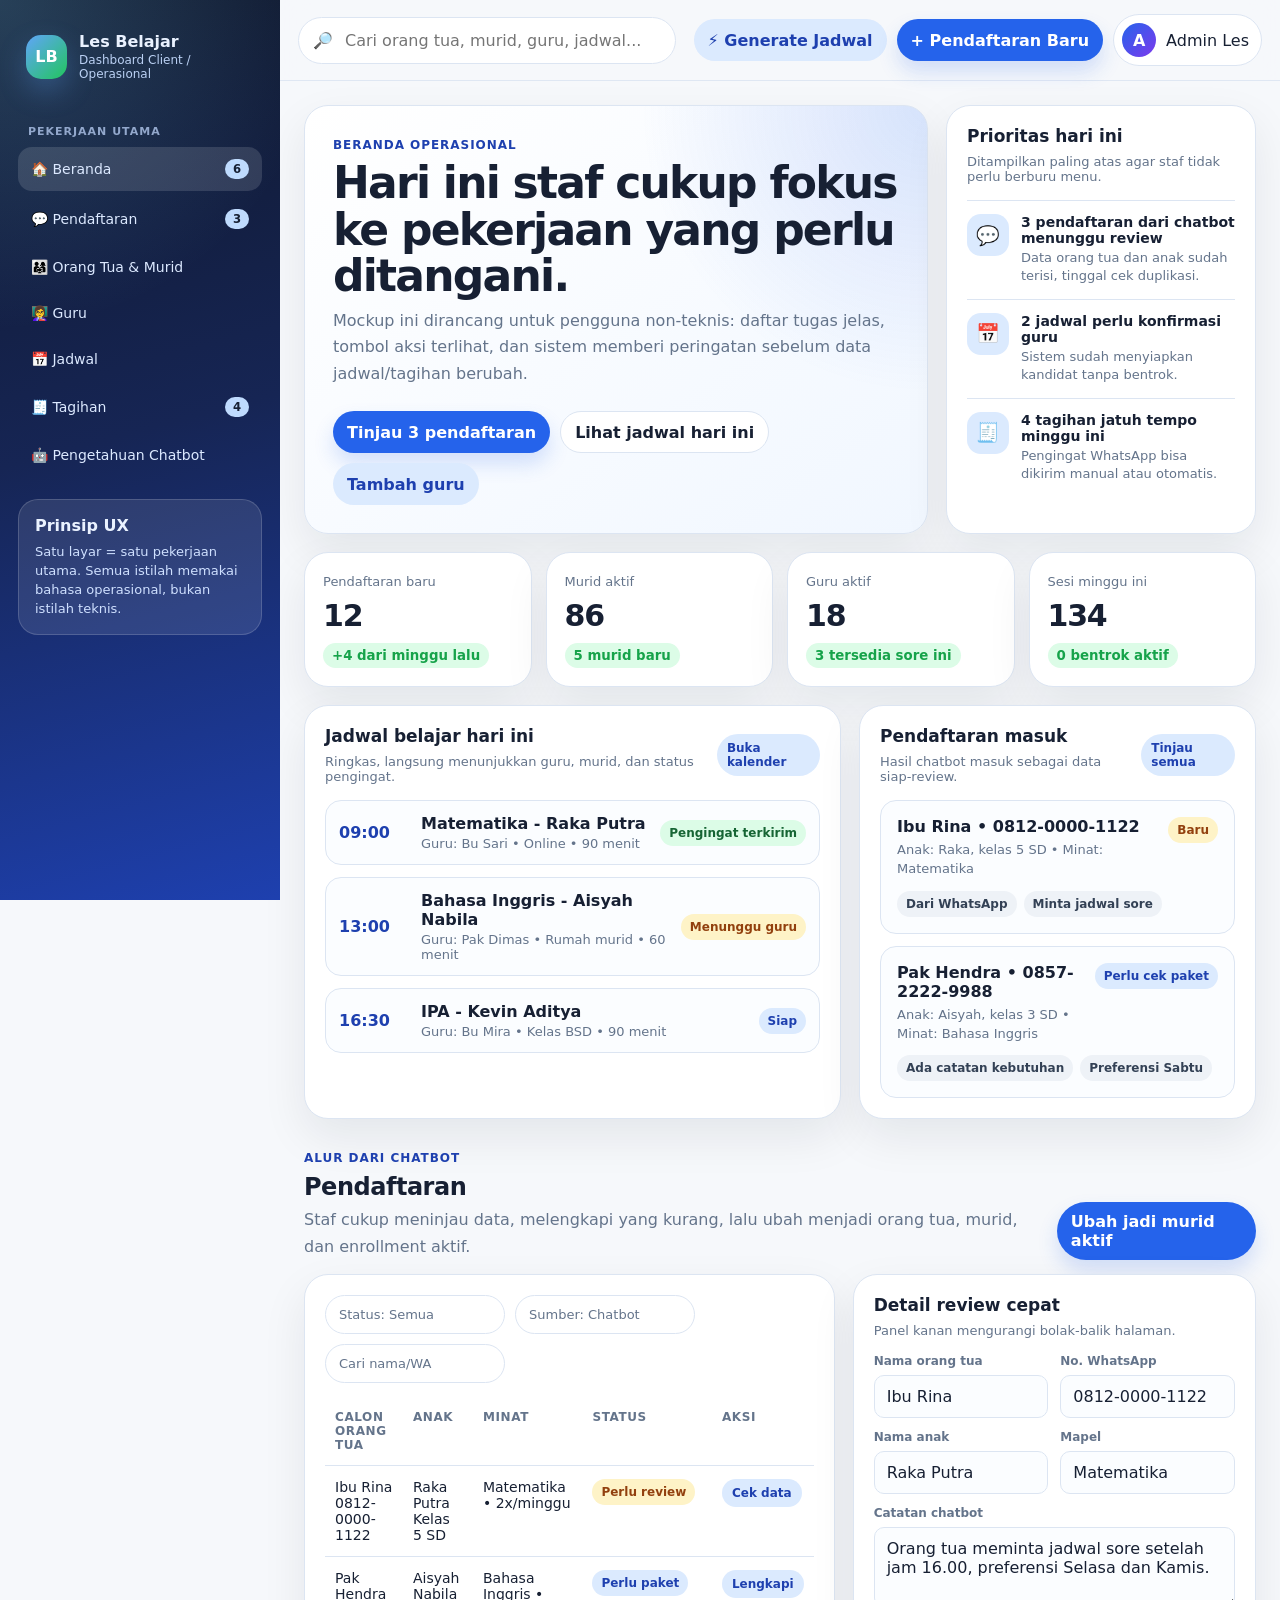
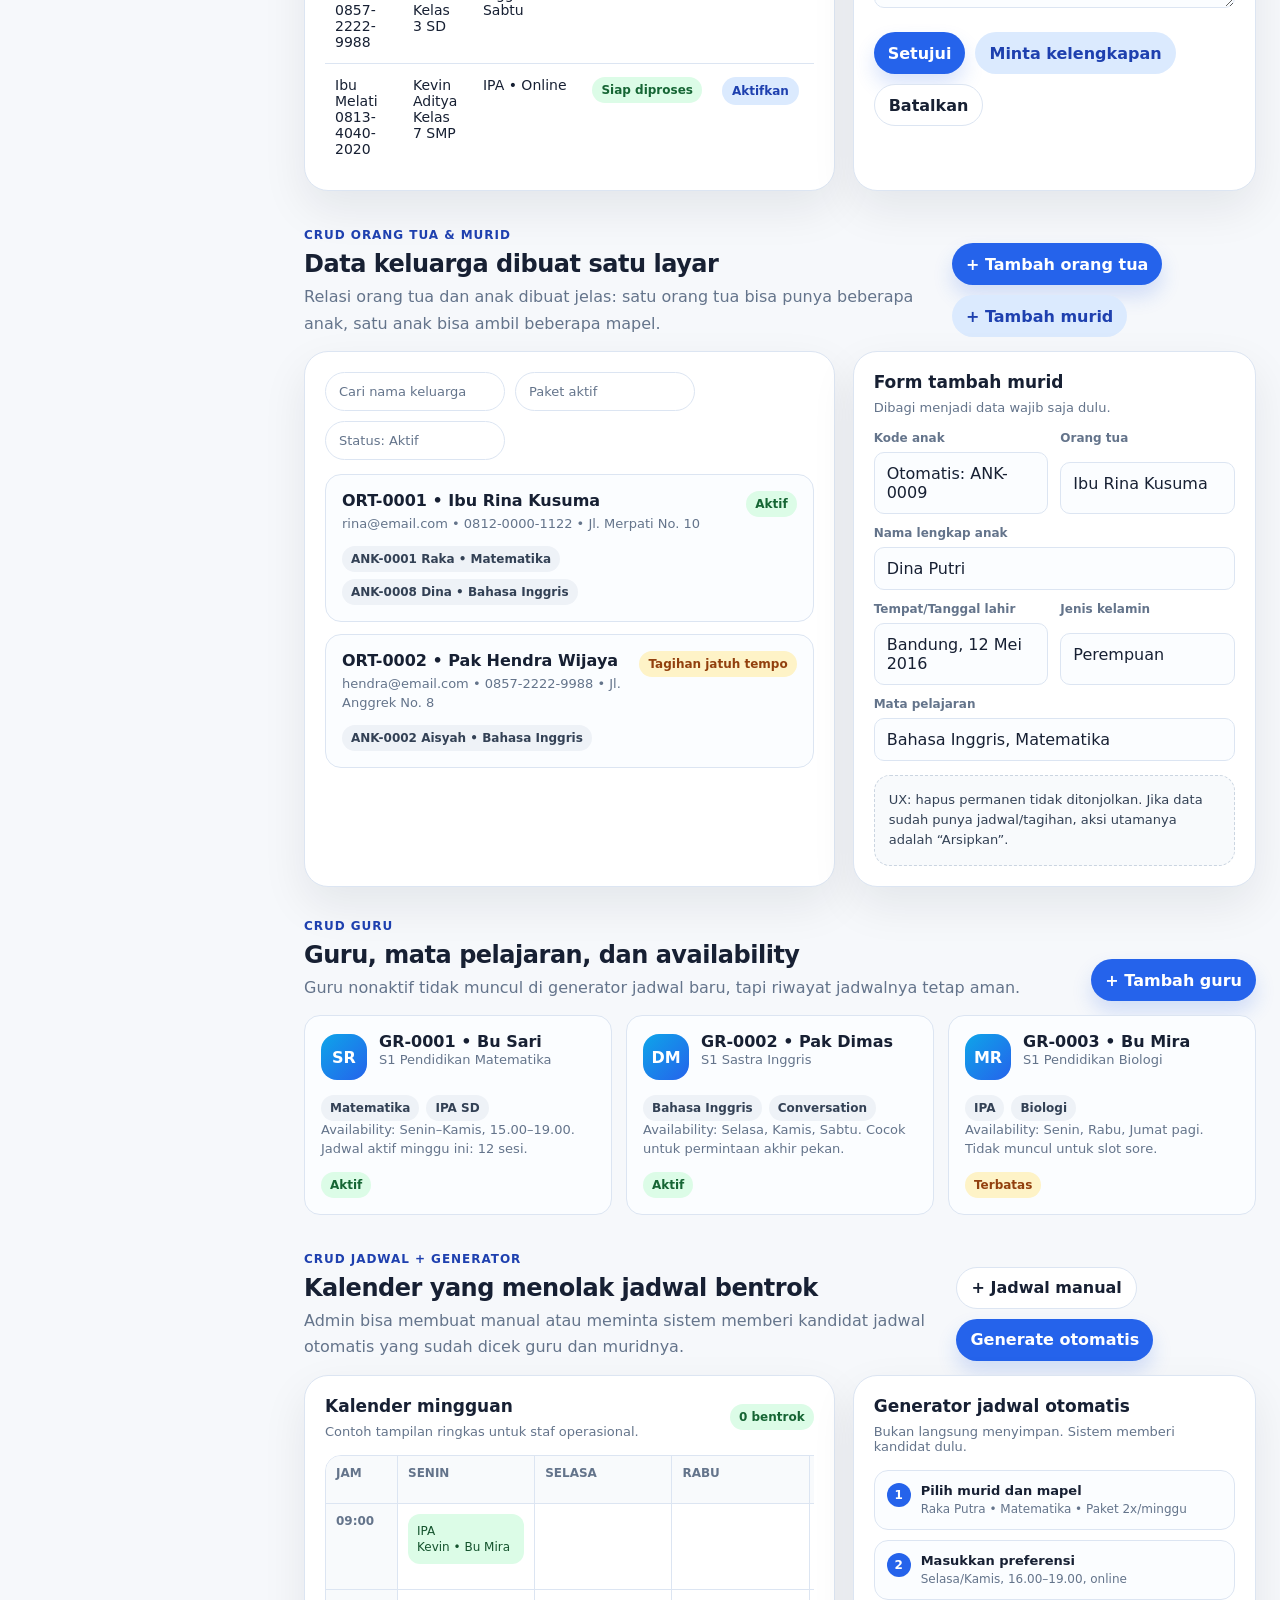
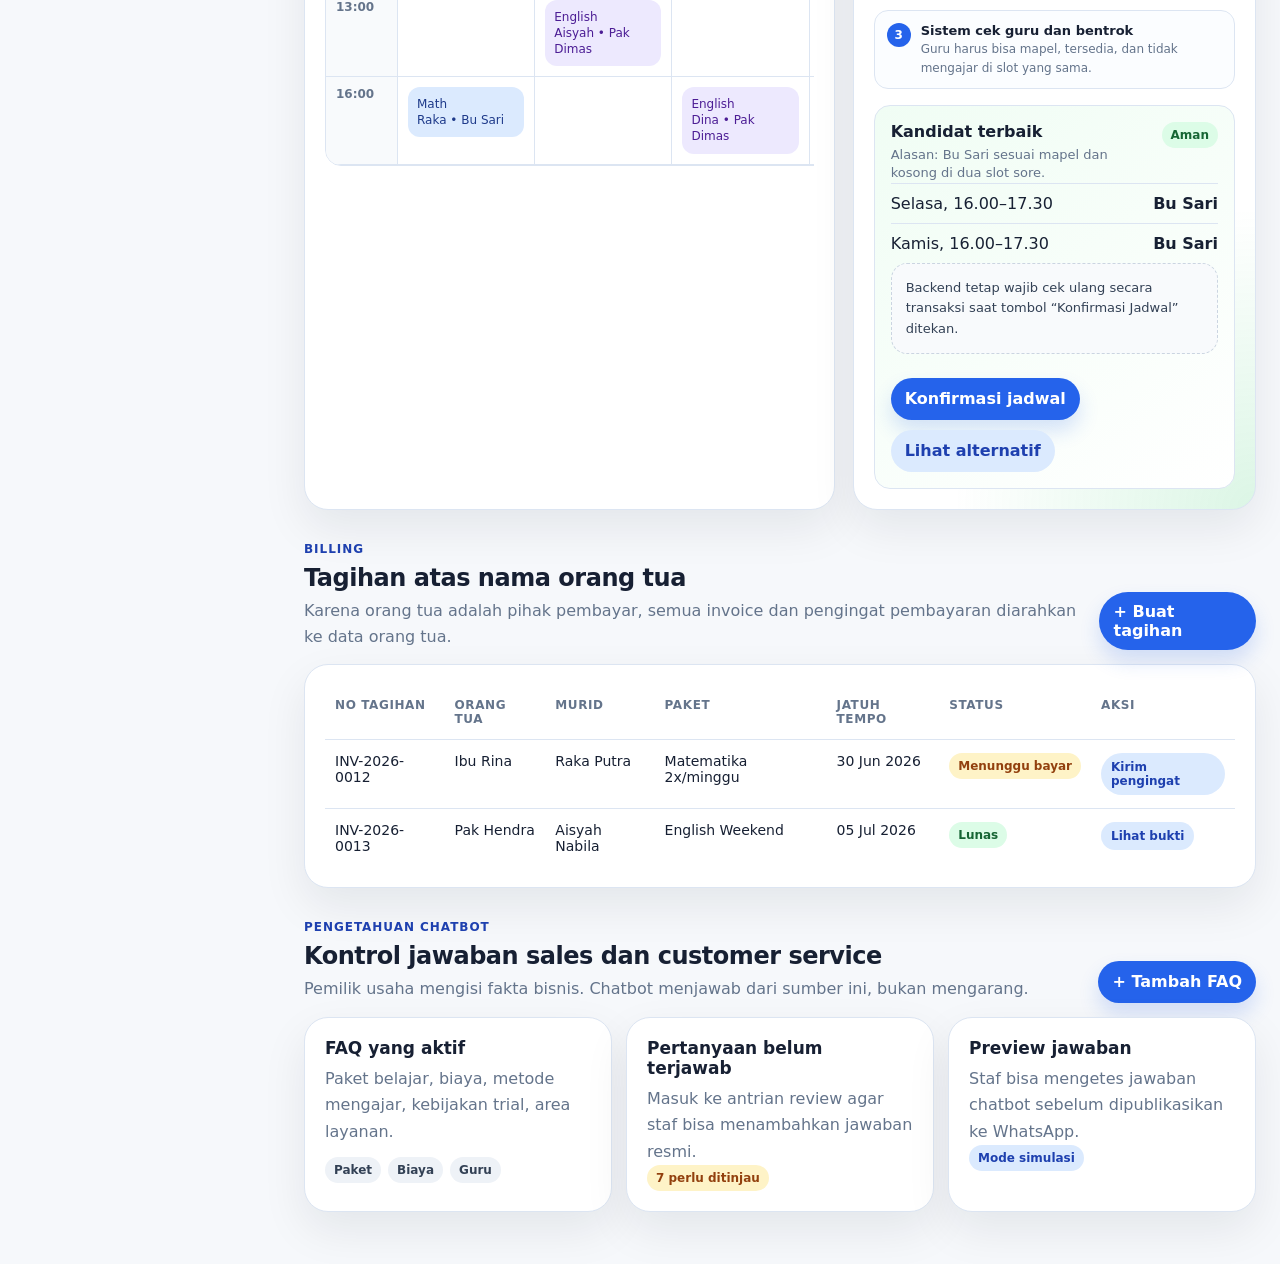
<file: mockups/dashboard-client/index.html>
<!doctype html>
<html lang="id">
  <head>
    <meta charset="utf-8" />
    <meta name="viewport" content="width=device-width, initial-scale=1" />
    <title>Mockup Dashboard Client - Les Management System</title>
    <style>
      :root {
        --bg: #f6f8fb;
        --panel: #ffffff;
        --panel-soft: #f0f6ff;
        --ink: #172033;
        --muted: #64748b;
        --line: #dce5f2;
        --brand: #2563eb;
        --brand-dark: #1e40af;
        --brand-soft: #dbeafe;
        --green: #16a34a;
        --green-soft: #dcfce7;
        --amber: #d97706;
        --amber-soft: #fef3c7;
        --red: #dc2626;
        --red-soft: #fee2e2;
        --purple: #7c3aed;
        --purple-soft: #ede9fe;
        --shadow: 0 18px 45px rgba(15, 23, 42, 0.08);
        --radius-lg: 24px;
        --radius-md: 16px;
        --radius-sm: 10px;
      }

      * {
        box-sizing: border-box;
      }

      html {
        scroll-behavior: smooth;
      }

      body {
        margin: 0;
        font-family: Inter, ui-sans-serif, system-ui, -apple-system, BlinkMacSystemFont, "Segoe UI", sans-serif;
        color: var(--ink);
        background: var(--bg);
      }

      a {
        color: inherit;
        text-decoration: none;
      }

      button,
      input,
      select,
      textarea {
        font: inherit;
      }

      .app-shell {
        min-height: 100vh;
        display: grid;
        grid-template-columns: 280px minmax(0, 1fr);
      }

      .sidebar {
        position: sticky;
        top: 0;
        height: 100vh;
        padding: 24px 18px;
        color: #eaf2ff;
        background:
          radial-gradient(circle at top left, rgba(125, 211, 252, 0.22), transparent 35%),
          linear-gradient(165deg, #0f172a 0%, #162554 48%, #1e40af 100%);
        overflow-y: auto;
      }

      .brand {
        display: flex;
        align-items: center;
        gap: 12px;
        padding: 8px 8px 22px;
      }

      .brand-mark {
        width: 44px;
        height: 44px;
        border-radius: 15px;
        display: grid;
        place-items: center;
        color: white;
        font-weight: 800;
        background: linear-gradient(135deg, #60a5fa, #22c55e);
        box-shadow: 0 12px 28px rgba(96, 165, 250, 0.28);
      }

      .brand strong {
        display: block;
        font-size: 16px;
      }

      .brand span {
        display: block;
        margin-top: 2px;
        color: #bad0f3;
        font-size: 12px;
      }

      .nav-title {
        margin: 22px 10px 9px;
        color: #93a8cc;
        font-size: 11px;
        font-weight: 800;
        letter-spacing: 0.09em;
        text-transform: uppercase;
      }

      .nav-list {
        display: grid;
        gap: 6px;
      }

      .nav-link {
        display: flex;
        align-items: center;
        justify-content: space-between;
        gap: 10px;
        padding: 12px 13px;
        border-radius: 14px;
        color: #dce9ff;
        font-size: 14px;
      }

      .nav-link:hover,
      .nav-link.active {
        background: rgba(255, 255, 255, 0.13);
      }

      .nav-link small {
        min-width: 24px;
        padding: 3px 7px;
        border-radius: 99px;
        color: #172033;
        background: #bfdbfe;
        text-align: center;
        font-weight: 800;
      }

      .sidebar-card {
        margin-top: 24px;
        padding: 16px;
        border: 1px solid rgba(255, 255, 255, 0.16);
        border-radius: 20px;
        background: rgba(255, 255, 255, 0.1);
      }

      .sidebar-card p {
        margin: 8px 0 0;
        color: #cfe0ff;
        font-size: 13px;
        line-height: 1.45;
      }

      .main {
        min-width: 0;
        padding: 24px;
      }

      .topbar {
        position: sticky;
        top: 0;
        z-index: 4;
        display: flex;
        align-items: center;
        justify-content: space-between;
        gap: 18px;
        padding: 14px 18px;
        margin: -24px -24px 24px;
        border-bottom: 1px solid rgba(220, 229, 242, 0.88);
        background: rgba(246, 248, 251, 0.88);
        backdrop-filter: blur(14px);
      }

      .search {
        flex: 1;
        max-width: 560px;
        display: flex;
        align-items: center;
        gap: 10px;
        padding: 12px 14px;
        border: 1px solid var(--line);
        border-radius: 999px;
        background: white;
        color: var(--muted);
      }

      .search input {
        width: 100%;
        border: 0;
        outline: 0;
        color: var(--ink);
      }

      .top-actions {
        display: flex;
        align-items: center;
        gap: 10px;
      }

      .btn {
        display: inline-flex;
        align-items: center;
        justify-content: center;
        gap: 8px;
        min-height: 42px;
        padding: 10px 14px;
        border: 0;
        border-radius: 999px;
        color: white;
        background: var(--brand);
        font-weight: 800;
        cursor: default;
        box-shadow: 0 11px 20px rgba(37, 99, 235, 0.18);
      }

      .btn.secondary {
        color: var(--brand-dark);
        background: var(--brand-soft);
        box-shadow: none;
      }

      .btn.ghost {
        color: var(--ink);
        border: 1px solid var(--line);
        background: white;
        box-shadow: none;
      }

      .user-pill {
        display: flex;
        align-items: center;
        gap: 10px;
        padding: 8px 12px 8px 8px;
        border: 1px solid var(--line);
        border-radius: 999px;
        background: white;
      }

      .avatar {
        width: 34px;
        height: 34px;
        border-radius: 50%;
        display: grid;
        place-items: center;
        color: white;
        background: linear-gradient(135deg, #2563eb, #7c3aed);
        font-weight: 900;
      }

      .page-section {
        scroll-margin-top: 92px;
        margin-bottom: 28px;
      }

      .section-head {
        display: flex;
        align-items: end;
        justify-content: space-between;
        gap: 18px;
        margin-bottom: 14px;
      }

      .eyebrow {
        display: inline-flex;
        gap: 8px;
        align-items: center;
        margin-bottom: 8px;
        color: var(--brand-dark);
        font-size: 12px;
        font-weight: 900;
        letter-spacing: 0.08em;
        text-transform: uppercase;
      }

      h1,
      h2,
      h3,
      p {
        margin-top: 0;
      }

      h1 {
        margin-bottom: 8px;
        font-size: clamp(28px, 4vw, 44px);
        line-height: 1.06;
        letter-spacing: -0.04em;
      }

      h2 {
        margin-bottom: 6px;
        font-size: 24px;
        letter-spacing: -0.02em;
      }

      h3 {
        margin-bottom: 8px;
        font-size: 17px;
      }

      .lead {
        max-width: 820px;
        margin-bottom: 0;
        color: var(--muted);
        font-size: 16px;
        line-height: 1.65;
      }

      .hero {
        display: grid;
        grid-template-columns: minmax(0, 1.45fr) minmax(310px, 0.7fr);
        gap: 18px;
      }

      .hero-card,
      .panel,
      .metric-card {
        border: 1px solid var(--line);
        border-radius: var(--radius-lg);
        background: var(--panel);
        box-shadow: var(--shadow);
      }

      .hero-card {
        min-height: 300px;
        padding: 28px;
        background:
          radial-gradient(circle at top right, rgba(37, 99, 235, 0.16), transparent 38%),
          linear-gradient(145deg, #ffffff 0%, #f1f7ff 100%);
      }

      .hero-actions {
        display: flex;
        flex-wrap: wrap;
        gap: 10px;
        margin-top: 24px;
      }

      .daily-focus {
        padding: 22px;
      }

      .focus-item {
        display: grid;
        grid-template-columns: 42px 1fr;
        gap: 12px;
        padding: 13px 0;
        border-top: 1px solid var(--line);
      }

      .focus-item:first-of-type {
        border-top: 0;
      }

      .icon {
        width: 42px;
        height: 42px;
        border-radius: 14px;
        display: grid;
        place-items: center;
        background: var(--brand-soft);
        font-size: 19px;
      }

      .focus-item strong {
        display: block;
        font-size: 14px;
      }

      .focus-item span {
        display: block;
        margin-top: 3px;
        color: var(--muted);
        font-size: 13px;
        line-height: 1.42;
      }

      .metric-grid {
        display: grid;
        grid-template-columns: repeat(4, minmax(0, 1fr));
        gap: 14px;
        margin: 18px 0;
      }

      .metric-card {
        padding: 18px;
      }

      .metric-card span {
        color: var(--muted);
        font-size: 13px;
      }

      .metric-card strong {
        display: block;
        margin-top: 8px;
        font-size: 30px;
        letter-spacing: -0.04em;
      }

      .metric-card small {
        display: inline-flex;
        margin-top: 10px;
        padding: 5px 9px;
        border-radius: 99px;
        color: var(--green);
        background: var(--green-soft);
        font-weight: 800;
      }

      .dashboard-grid {
        display: grid;
        grid-template-columns: minmax(0, 1.15fr) minmax(320px, 0.85fr);
        gap: 18px;
      }

      .panel {
        padding: 20px;
        overflow: hidden;
      }

      .panel-head {
        display: flex;
        align-items: center;
        justify-content: space-between;
        gap: 14px;
        margin-bottom: 16px;
      }

      .panel-head p {
        margin: 4px 0 0;
        color: var(--muted);
        font-size: 13px;
      }

      .table {
        width: 100%;
        border-collapse: collapse;
        font-size: 14px;
      }

      .table th {
        color: var(--muted);
        text-align: left;
        font-size: 12px;
        text-transform: uppercase;
        letter-spacing: 0.05em;
      }

      .table th,
      .table td {
        padding: 13px 10px;
        border-bottom: 1px solid var(--line);
        vertical-align: top;
      }

      .table tr:last-child td {
        border-bottom: 0;
      }

      .status {
        display: inline-flex;
        align-items: center;
        gap: 6px;
        padding: 6px 9px;
        border-radius: 999px;
        font-size: 12px;
        font-weight: 900;
        white-space: nowrap;
      }

      .status.green {
        color: #166534;
        background: var(--green-soft);
      }

      .status.amber {
        color: #92400e;
        background: var(--amber-soft);
      }

      .status.red {
        color: #991b1b;
        background: var(--red-soft);
      }

      .status.blue {
        color: #1e40af;
        background: var(--brand-soft);
      }

      .status.purple {
        color: #5b21b6;
        background: var(--purple-soft);
      }

      .mini-action {
        display: inline-flex;
        padding: 7px 10px;
        border-radius: 999px;
        color: var(--brand-dark);
        background: var(--brand-soft);
        font-size: 12px;
        font-weight: 900;
      }

      .timeline {
        display: grid;
        gap: 12px;
      }

      .lesson-card {
        display: grid;
        grid-template-columns: 70px 1fr auto;
        gap: 12px;
        align-items: center;
        padding: 13px;
        border: 1px solid var(--line);
        border-radius: var(--radius-md);
        background: #fbfdff;
      }

      .lesson-time {
        color: var(--brand-dark);
        font-weight: 900;
      }

      .lesson-card p {
        margin: 3px 0 0;
        color: var(--muted);
        font-size: 13px;
      }

      .two-col {
        display: grid;
        grid-template-columns: minmax(0, 1fr) minmax(320px, 0.76fr);
        gap: 18px;
      }

      .toolbar {
        display: flex;
        flex-wrap: wrap;
        gap: 10px;
        margin-bottom: 14px;
      }

      .input-like {
        min-width: 180px;
        padding: 11px 13px;
        border: 1px solid var(--line);
        border-radius: 999px;
        color: var(--muted);
        background: white;
        font-size: 13px;
      }

      .form-grid {
        display: grid;
        grid-template-columns: repeat(2, minmax(0, 1fr));
        gap: 12px;
      }

      .field {
        display: grid;
        gap: 7px;
      }

      .field label {
        color: var(--muted);
        font-size: 12px;
        font-weight: 900;
      }

      .field .fake-control,
      .field textarea {
        min-height: 43px;
        padding: 11px 12px;
        border: 1px solid var(--line);
        border-radius: var(--radius-sm);
        color: var(--ink);
        background: #fbfdff;
      }

      .field textarea {
        resize: vertical;
      }

      .span-2 {
        grid-column: span 2;
      }

      .family-card,
      .teacher-card,
      .candidate-card {
        padding: 16px;
        border: 1px solid var(--line);
        border-radius: var(--radius-md);
        background: #fbfdff;
      }

      .stack {
        display: grid;
        gap: 12px;
      }

      .person-row {
        display: flex;
        align-items: flex-start;
        justify-content: space-between;
        gap: 12px;
      }

      .person-row p {
        margin: 5px 0 0;
        color: var(--muted);
        font-size: 13px;
        line-height: 1.45;
      }

      .chips {
        display: flex;
        flex-wrap: wrap;
        gap: 7px;
        margin-top: 12px;
      }

      .chip {
        display: inline-flex;
        align-items: center;
        gap: 6px;
        padding: 6px 9px;
        border-radius: 999px;
        color: #334155;
        background: #eef2f7;
        font-size: 12px;
        font-weight: 800;
      }

      .teacher-grid {
        display: grid;
        grid-template-columns: repeat(3, minmax(0, 1fr));
        gap: 14px;
      }

      .teacher-card header {
        display: flex;
        gap: 12px;
        align-items: center;
      }

      .teacher-avatar {
        width: 46px;
        height: 46px;
        border-radius: 16px;
        display: grid;
        place-items: center;
        color: white;
        background: linear-gradient(135deg, #0ea5e9, #2563eb);
        font-weight: 900;
      }

      .teacher-card p {
        color: var(--muted);
        font-size: 13px;
        line-height: 1.45;
      }

      .calendar-wrap {
        overflow-x: auto;
      }

      .calendar {
        min-width: 760px;
        display: grid;
        grid-template-columns: 72px repeat(5, minmax(120px, 1fr));
        border: 1px solid var(--line);
        border-radius: var(--radius-md);
        overflow: hidden;
      }

      .cal-cell,
      .cal-head,
      .time-cell {
        min-height: 86px;
        padding: 10px;
        border-right: 1px solid var(--line);
        border-bottom: 1px solid var(--line);
        background: white;
      }

      .cal-head {
        min-height: 48px;
        color: var(--muted);
        background: #f8fafc;
        font-size: 12px;
        font-weight: 900;
        text-transform: uppercase;
      }

      .time-cell {
        color: var(--muted);
        background: #f8fafc;
        font-size: 12px;
        font-weight: 900;
      }

      .cal-event {
        padding: 9px;
        border-radius: 12px;
        background: var(--brand-soft);
        color: #1e3a8a;
        font-size: 12px;
        line-height: 1.35;
      }

      .cal-event.green {
        color: #14532d;
        background: var(--green-soft);
      }

      .cal-event.purple {
        color: #4c1d95;
        background: var(--purple-soft);
      }

      .generator {
        background:
          radial-gradient(circle at bottom right, rgba(34, 197, 94, 0.16), transparent 36%),
          #ffffff;
      }

      .step-list {
        counter-reset: step;
        display: grid;
        gap: 10px;
        margin: 16px 0;
      }

      .step {
        position: relative;
        padding: 12px 12px 12px 46px;
        border: 1px solid var(--line);
        border-radius: 14px;
        background: #fbfdff;
      }

      .step::before {
        counter-increment: step;
        content: counter(step);
        position: absolute;
        left: 12px;
        top: 12px;
        width: 24px;
        height: 24px;
        border-radius: 50%;
        display: grid;
        place-items: center;
        color: white;
        background: var(--brand);
        font-size: 12px;
        font-weight: 900;
      }

      .step strong {
        display: block;
        font-size: 13px;
      }

      .step span {
        color: var(--muted);
        font-size: 12px;
      }

      .candidate-card {
        margin-top: 14px;
        background: linear-gradient(145deg, #f0fdf4, #ffffff);
      }

      .candidate-row {
        display: flex;
        align-items: center;
        justify-content: space-between;
        gap: 12px;
        padding: 10px 0;
        border-top: 1px solid var(--line);
      }

      .candidate-row:first-of-type {
        border-top: 0;
      }

      .knowledge-grid {
        display: grid;
        grid-template-columns: 1fr 1fr 1fr;
        gap: 14px;
      }

      .note {
        padding: 14px;
        border-radius: var(--radius-md);
        color: #334155;
        background: #f8fafc;
        border: 1px dashed #cbd5e1;
        font-size: 13px;
        line-height: 1.55;
      }

      .mobile-hint {
        display: none;
      }

      @media (max-width: 1180px) {
        .app-shell {
          grid-template-columns: 1fr;
        }

        .sidebar {
          position: static;
          height: auto;
        }

        .nav-list {
          grid-template-columns: repeat(2, minmax(0, 1fr));
        }

        .hero,
        .dashboard-grid,
        .two-col {
          grid-template-columns: 1fr;
        }

        .metric-grid,
        .teacher-grid,
        .knowledge-grid {
          grid-template-columns: repeat(2, minmax(0, 1fr));
        }
      }

      @media (max-width: 760px) {
        .main {
          padding: 16px;
        }

        .topbar {
          flex-direction: column;
          align-items: stretch;
          margin: -16px -16px 18px;
        }

        .top-actions {
          justify-content: space-between;
        }

        .metric-grid,
        .teacher-grid,
        .knowledge-grid,
        .form-grid,
        .nav-list {
          grid-template-columns: 1fr;
        }

        .span-2 {
          grid-column: span 1;
        }

        .section-head {
          align-items: start;
          flex-direction: column;
        }

        .table {
          min-width: 660px;
        }

        .table-scroll {
          overflow-x: auto;
        }

        .mobile-hint {
          display: block;
          margin: 0 0 10px;
          color: var(--muted);
          font-size: 12px;
        }
      }
    </style>
  </head>
  <body>
    <div class="app-shell">
      <aside class="sidebar">
        <div class="brand">
          <div class="brand-mark">LB</div>
          <div>
            <strong>Les Belajar</strong>
            <span>Dashboard Client / Operasional</span>
          </div>
        </div>

        <div class="nav-title">Pekerjaan Utama</div>
        <nav class="nav-list" aria-label="Navigasi mockup dashboard">
          <a class="nav-link active" href="#beranda">🏠 Beranda <small>6</small></a>
          <a class="nav-link" href="#pendaftaran">💬 Pendaftaran <small>3</small></a>
          <a class="nav-link" href="#keluarga">👨‍👩‍👧 Orang Tua & Murid</a>
          <a class="nav-link" href="#guru">👩‍🏫 Guru</a>
          <a class="nav-link" href="#jadwal">📅 Jadwal</a>
          <a class="nav-link" href="#tagihan">🧾 Tagihan <small>4</small></a>
          <a class="nav-link" href="#chatbot">🤖 Pengetahuan Chatbot</a>
        </nav>

        <div class="sidebar-card">
          <strong>Prinsip UX</strong>
          <p>Satu layar = satu pekerjaan utama. Semua istilah memakai bahasa operasional, bukan istilah teknis.</p>
        </div>
      </aside>

      <main class="main">
        <header class="topbar">
          <label class="search" aria-label="Pencarian global">
            🔎
            <input type="search" value="" placeholder="Cari orang tua, murid, guru, jadwal..." />
          </label>
          <div class="top-actions">
            <a class="btn secondary" href="#jadwal">⚡ Generate Jadwal</a>
            <a class="btn" href="#pendaftaran">+ Pendaftaran Baru</a>
            <div class="user-pill">
              <div class="avatar">A</div>
              <span>Admin Les</span>
            </div>
          </div>
        </header>

        <section id="beranda" class="page-section">
          <div class="hero">
            <div class="hero-card">
              <span class="eyebrow">Beranda Operasional</span>
              <h1>Hari ini staf cukup fokus ke pekerjaan yang perlu ditangani.</h1>
              <p class="lead">
                Mockup ini dirancang untuk pengguna non-teknis: daftar tugas jelas, tombol aksi terlihat,
                dan sistem memberi peringatan sebelum data jadwal/tagihan berubah.
              </p>
              <div class="hero-actions">
                <a class="btn" href="#pendaftaran">Tinjau 3 pendaftaran</a>
                <a class="btn ghost" href="#jadwal">Lihat jadwal hari ini</a>
                <a class="btn secondary" href="#guru">Tambah guru</a>
              </div>
            </div>

            <div class="daily-focus panel daily-focus">
              <div class="panel-head">
                <div>
                  <h3>Prioritas hari ini</h3>
                  <p>Ditampilkan paling atas agar staf tidak perlu berburu menu.</p>
                </div>
              </div>
              <div class="focus-item">
                <div class="icon">💬</div>
                <div>
                  <strong>3 pendaftaran dari chatbot menunggu review</strong>
                  <span>Data orang tua dan anak sudah terisi, tinggal cek duplikasi.</span>
                </div>
              </div>
              <div class="focus-item">
                <div class="icon">📅</div>
                <div>
                  <strong>2 jadwal perlu konfirmasi guru</strong>
                  <span>Sistem sudah menyiapkan kandidat tanpa bentrok.</span>
                </div>
              </div>
              <div class="focus-item">
                <div class="icon">🧾</div>
                <div>
                  <strong>4 tagihan jatuh tempo minggu ini</strong>
                  <span>Pengingat WhatsApp bisa dikirim manual atau otomatis.</span>
                </div>
              </div>
            </div>
          </div>

          <div class="metric-grid">
            <article class="metric-card">
              <span>Pendaftaran baru</span>
              <strong>12</strong>
              <small>+4 dari minggu lalu</small>
            </article>
            <article class="metric-card">
              <span>Murid aktif</span>
              <strong>86</strong>
              <small>5 murid baru</small>
            </article>
            <article class="metric-card">
              <span>Guru aktif</span>
              <strong>18</strong>
              <small>3 tersedia sore ini</small>
            </article>
            <article class="metric-card">
              <span>Sesi minggu ini</span>
              <strong>134</strong>
              <small>0 bentrok aktif</small>
            </article>
          </div>

          <div class="dashboard-grid">
            <div class="panel">
              <div class="panel-head">
                <div>
                  <h3>Jadwal belajar hari ini</h3>
                  <p>Ringkas, langsung menunjukkan guru, murid, dan status pengingat.</p>
                </div>
                <a class="mini-action" href="#jadwal">Buka kalender</a>
              </div>
              <div class="timeline">
                <div class="lesson-card">
                  <div class="lesson-time">09:00</div>
                  <div>
                    <strong>Matematika - Raka Putra</strong>
                    <p>Guru: Bu Sari • Online • 90 menit</p>
                  </div>
                  <span class="status green">Pengingat terkirim</span>
                </div>
                <div class="lesson-card">
                  <div class="lesson-time">13:00</div>
                  <div>
                    <strong>Bahasa Inggris - Aisyah Nabila</strong>
                    <p>Guru: Pak Dimas • Rumah murid • 60 menit</p>
                  </div>
                  <span class="status amber">Menunggu guru</span>
                </div>
                <div class="lesson-card">
                  <div class="lesson-time">16:30</div>
                  <div>
                    <strong>IPA - Kevin Aditya</strong>
                    <p>Guru: Bu Mira • Kelas BSD • 90 menit</p>
                  </div>
                  <span class="status blue">Siap</span>
                </div>
              </div>
            </div>

            <div class="panel">
              <div class="panel-head">
                <div>
                  <h3>Pendaftaran masuk</h3>
                  <p>Hasil chatbot masuk sebagai data siap-review.</p>
                </div>
                <a class="mini-action" href="#pendaftaran">Tinjau semua</a>
              </div>
              <div class="stack">
                <div class="family-card">
                  <div class="person-row">
                    <div>
                      <strong>Ibu Rina • 0812-0000-1122</strong>
                      <p>Anak: Raka, kelas 5 SD • Minat: Matematika</p>
                    </div>
                    <span class="status amber">Baru</span>
                  </div>
                  <div class="chips">
                    <span class="chip">Dari WhatsApp</span>
                    <span class="chip">Minta jadwal sore</span>
                  </div>
                </div>
                <div class="family-card">
                  <div class="person-row">
                    <div>
                      <strong>Pak Hendra • 0857-2222-9988</strong>
                      <p>Anak: Aisyah, kelas 3 SD • Minat: Bahasa Inggris</p>
                    </div>
                    <span class="status blue">Perlu cek paket</span>
                  </div>
                  <div class="chips">
                    <span class="chip">Ada catatan kebutuhan</span>
                    <span class="chip">Preferensi Sabtu</span>
                  </div>
                </div>
              </div>
            </div>
          </div>
        </section>

        <section id="pendaftaran" class="page-section">
          <div class="section-head">
            <div>
              <span class="eyebrow">Alur dari Chatbot</span>
              <h2>Pendaftaran</h2>
              <p class="lead">Staf cukup meninjau data, melengkapi yang kurang, lalu ubah menjadi orang tua, murid, dan enrollment aktif.</p>
            </div>
            <a class="btn" href="#keluarga">Ubah jadi murid aktif</a>
          </div>

          <div class="two-col">
            <div class="panel">
              <div class="toolbar">
                <span class="input-like">Status: Semua</span>
                <span class="input-like">Sumber: Chatbot</span>
                <span class="input-like">Cari nama/WA</span>
              </div>
              <p class="mobile-hint">Geser tabel ke kanan untuk melihat semua kolom.</p>
              <div class="table-scroll">
                <table class="table">
                  <thead>
                    <tr>
                      <th>Calon Orang Tua</th>
                      <th>Anak</th>
                      <th>Minat</th>
                      <th>Status</th>
                      <th>Aksi</th>
                    </tr>
                  </thead>
                  <tbody>
                    <tr>
                      <td>Ibu Rina<br /><span class="muted">0812-0000-1122</span></td>
                      <td>Raka Putra<br /><span class="muted">Kelas 5 SD</span></td>
                      <td>Matematika • 2x/minggu</td>
                      <td><span class="status amber">Perlu review</span></td>
                      <td><span class="mini-action">Cek data</span></td>
                    </tr>
                    <tr>
                      <td>Pak Hendra<br /><span class="muted">0857-2222-9988</span></td>
                      <td>Aisyah Nabila<br /><span class="muted">Kelas 3 SD</span></td>
                      <td>Bahasa Inggris • Sabtu</td>
                      <td><span class="status blue">Perlu paket</span></td>
                      <td><span class="mini-action">Lengkapi</span></td>
                    </tr>
                    <tr>
                      <td>Ibu Melati<br /><span class="muted">0813-4040-2020</span></td>
                      <td>Kevin Aditya<br /><span class="muted">Kelas 7 SMP</span></td>
                      <td>IPA • Online</td>
                      <td><span class="status green">Siap diproses</span></td>
                      <td><span class="mini-action">Aktifkan</span></td>
                    </tr>
                  </tbody>
                </table>
              </div>
            </div>

            <aside class="panel">
              <div class="panel-head">
                <div>
                  <h3>Detail review cepat</h3>
                  <p>Panel kanan mengurangi bolak-balik halaman.</p>
                </div>
              </div>
              <div class="form-grid">
                <div class="field">
                  <label>Nama orang tua</label>
                  <div class="fake-control">Ibu Rina</div>
                </div>
                <div class="field">
                  <label>No. WhatsApp</label>
                  <div class="fake-control">0812-0000-1122</div>
                </div>
                <div class="field">
                  <label>Nama anak</label>
                  <div class="fake-control">Raka Putra</div>
                </div>
                <div class="field">
                  <label>Mapel</label>
                  <div class="fake-control">Matematika</div>
                </div>
                <div class="field span-2">
                  <label>Catatan chatbot</label>
                  <textarea rows="3" readonly>Orang tua meminta jadwal sore setelah jam 16.00, preferensi Selasa dan Kamis.</textarea>
                </div>
              </div>
              <div class="hero-actions">
                <span class="btn">Setujui</span>
                <span class="btn secondary">Minta kelengkapan</span>
                <span class="btn ghost">Batalkan</span>
              </div>
            </aside>
          </div>
        </section>

        <section id="keluarga" class="page-section">
          <div class="section-head">
            <div>
              <span class="eyebrow">CRUD Orang Tua & Murid</span>
              <h2>Data keluarga dibuat satu layar</h2>
              <p class="lead">Relasi orang tua dan anak dibuat jelas: satu orang tua bisa punya beberapa anak, satu anak bisa ambil beberapa mapel.</p>
            </div>
            <div class="hero-actions">
              <a class="btn" href="#keluarga">+ Tambah orang tua</a>
              <a class="btn secondary" href="#keluarga">+ Tambah murid</a>
            </div>
          </div>

          <div class="two-col">
            <div class="panel">
              <div class="toolbar">
                <span class="input-like">Cari nama keluarga</span>
                <span class="input-like">Paket aktif</span>
                <span class="input-like">Status: Aktif</span>
              </div>
              <div class="stack">
                <article class="family-card">
                  <div class="person-row">
                    <div>
                      <strong>ORT-0001 • Ibu Rina Kusuma</strong>
                      <p>rina@email.com • 0812-0000-1122 • Jl. Merpati No. 10</p>
                    </div>
                    <span class="status green">Aktif</span>
                  </div>
                  <div class="chips">
                    <span class="chip">ANK-0001 Raka • Matematika</span>
                    <span class="chip">ANK-0008 Dina • Bahasa Inggris</span>
                  </div>
                </article>
                <article class="family-card">
                  <div class="person-row">
                    <div>
                      <strong>ORT-0002 • Pak Hendra Wijaya</strong>
                      <p>hendra@email.com • 0857-2222-9988 • Jl. Anggrek No. 8</p>
                    </div>
                    <span class="status amber">Tagihan jatuh tempo</span>
                  </div>
                  <div class="chips">
                    <span class="chip">ANK-0002 Aisyah • Bahasa Inggris</span>
                  </div>
                </article>
              </div>
            </div>

            <aside class="panel">
              <div class="panel-head">
                <div>
                  <h3>Form tambah murid</h3>
                  <p>Dibagi menjadi data wajib saja dulu.</p>
                </div>
              </div>
              <div class="form-grid">
                <div class="field">
                  <label>Kode anak</label>
                  <div class="fake-control">Otomatis: ANK-0009</div>
                </div>
                <div class="field">
                  <label>Orang tua</label>
                  <div class="fake-control">Ibu Rina Kusuma</div>
                </div>
                <div class="field span-2">
                  <label>Nama lengkap anak</label>
                  <div class="fake-control">Dina Putri</div>
                </div>
                <div class="field">
                  <label>Tempat/Tanggal lahir</label>
                  <div class="fake-control">Bandung, 12 Mei 2016</div>
                </div>
                <div class="field">
                  <label>Jenis kelamin</label>
                  <div class="fake-control">Perempuan</div>
                </div>
                <div class="field span-2">
                  <label>Mata pelajaran</label>
                  <div class="fake-control">Bahasa Inggris, Matematika</div>
                </div>
              </div>
              <div class="note" style="margin-top: 14px;">
                UX: hapus permanen tidak ditonjolkan. Jika data sudah punya jadwal/tagihan, aksi utamanya adalah “Arsipkan”.
              </div>
            </aside>
          </div>
        </section>

        <section id="guru" class="page-section">
          <div class="section-head">
            <div>
              <span class="eyebrow">CRUD Guru</span>
              <h2>Guru, mata pelajaran, dan availability</h2>
              <p class="lead">Guru nonaktif tidak muncul di generator jadwal baru, tapi riwayat jadwalnya tetap aman.</p>
            </div>
            <a class="btn" href="#guru">+ Tambah guru</a>
          </div>

          <div class="teacher-grid">
            <article class="teacher-card">
              <header>
                <div class="teacher-avatar">SR</div>
                <div>
                  <strong>GR-0001 • Bu Sari</strong>
                  <p>S1 Pendidikan Matematika</p>
                </div>
              </header>
              <div class="chips">
                <span class="chip">Matematika</span>
                <span class="chip">IPA SD</span>
              </div>
              <p>Availability: Senin–Kamis, 15.00–19.00. Jadwal aktif minggu ini: 12 sesi.</p>
              <span class="status green">Aktif</span>
            </article>

            <article class="teacher-card">
              <header>
                <div class="teacher-avatar">DM</div>
                <div>
                  <strong>GR-0002 • Pak Dimas</strong>
                  <p>S1 Sastra Inggris</p>
                </div>
              </header>
              <div class="chips">
                <span class="chip">Bahasa Inggris</span>
                <span class="chip">Conversation</span>
              </div>
              <p>Availability: Selasa, Kamis, Sabtu. Cocok untuk permintaan akhir pekan.</p>
              <span class="status green">Aktif</span>
            </article>

            <article class="teacher-card">
              <header>
                <div class="teacher-avatar">MR</div>
                <div>
                  <strong>GR-0003 • Bu Mira</strong>
                  <p>S1 Pendidikan Biologi</p>
                </div>
              </header>
              <div class="chips">
                <span class="chip">IPA</span>
                <span class="chip">Biologi</span>
              </div>
              <p>Availability: Senin, Rabu, Jumat pagi. Tidak muncul untuk slot sore.</p>
              <span class="status amber">Terbatas</span>
            </article>
          </div>
        </section>

        <section id="jadwal" class="page-section">
          <div class="section-head">
            <div>
              <span class="eyebrow">CRUD Jadwal + Generator</span>
              <h2>Kalender yang menolak jadwal bentrok</h2>
              <p class="lead">Admin bisa membuat manual atau meminta sistem memberi kandidat jadwal otomatis yang sudah dicek guru dan muridnya.</p>
            </div>
            <div class="hero-actions">
              <a class="btn ghost" href="#jadwal">+ Jadwal manual</a>
              <a class="btn" href="#generator">Generate otomatis</a>
            </div>
          </div>

          <div class="two-col">
            <div class="panel">
              <div class="panel-head">
                <div>
                  <h3>Kalender mingguan</h3>
                  <p>Contoh tampilan ringkas untuk staf operasional.</p>
                </div>
                <span class="status green">0 bentrok</span>
              </div>
              <div class="calendar-wrap">
                <div class="calendar">
                  <div class="cal-head">Jam</div>
                  <div class="cal-head">Senin</div>
                  <div class="cal-head">Selasa</div>
                  <div class="cal-head">Rabu</div>
                  <div class="cal-head">Kamis</div>
                  <div class="cal-head">Jumat</div>

                  <div class="time-cell">09:00</div>
                  <div class="cal-cell"><div class="cal-event green">IPA<br />Kevin • Bu Mira</div></div>
                  <div class="cal-cell"></div>
                  <div class="cal-cell"></div>
                  <div class="cal-cell"><div class="cal-event">Math<br />Raka • Bu Sari</div></div>
                  <div class="cal-cell"></div>

                  <div class="time-cell">13:00</div>
                  <div class="cal-cell"></div>
                  <div class="cal-cell"><div class="cal-event purple">English<br />Aisyah • Pak Dimas</div></div>
                  <div class="cal-cell"></div>
                  <div class="cal-cell"></div>
                  <div class="cal-cell"><div class="cal-event green">IPA<br />Kevin • Bu Mira</div></div>

                  <div class="time-cell">16:00</div>
                  <div class="cal-cell"><div class="cal-event">Math<br />Raka • Bu Sari</div></div>
                  <div class="cal-cell"></div>
                  <div class="cal-cell"><div class="cal-event purple">English<br />Dina • Pak Dimas</div></div>
                  <div class="cal-cell"></div>
                  <div class="cal-cell"></div>
                </div>
              </div>
            </div>

            <aside id="generator" class="panel generator">
              <div class="panel-head">
                <div>
                  <h3>Generator jadwal otomatis</h3>
                  <p>Bukan langsung menyimpan. Sistem memberi kandidat dulu.</p>
                </div>
              </div>

              <div class="step-list">
                <div class="step">
                  <strong>Pilih murid dan mapel</strong>
                  <span>Raka Putra • Matematika • Paket 2x/minggu</span>
                </div>
                <div class="step">
                  <strong>Masukkan preferensi</strong>
                  <span>Selasa/Kamis, 16.00–19.00, online</span>
                </div>
                <div class="step">
                  <strong>Sistem cek guru dan bentrok</strong>
                  <span>Guru harus bisa mapel, tersedia, dan tidak mengajar di slot yang sama.</span>
                </div>
              </div>

              <div class="candidate-card">
                <div class="person-row">
                  <div>
                    <strong>Kandidat terbaik</strong>
                    <p>Alasan: Bu Sari sesuai mapel dan kosong di dua slot sore.</p>
                  </div>
                  <span class="status green">Aman</span>
                </div>
                <div class="candidate-row">
                  <span>Selasa, 16.00–17.30</span>
                  <strong>Bu Sari</strong>
                </div>
                <div class="candidate-row">
                  <span>Kamis, 16.00–17.30</span>
                  <strong>Bu Sari</strong>
                </div>
                <div class="note">
                  Backend tetap wajib cek ulang secara transaksi saat tombol “Konfirmasi Jadwal” ditekan.
                </div>
                <div class="hero-actions">
                  <span class="btn">Konfirmasi jadwal</span>
                  <span class="btn secondary">Lihat alternatif</span>
                </div>
              </div>
            </aside>
          </div>
        </section>

        <section id="tagihan" class="page-section">
          <div class="section-head">
            <div>
              <span class="eyebrow">Billing</span>
              <h2>Tagihan atas nama orang tua</h2>
              <p class="lead">Karena orang tua adalah pihak pembayar, semua invoice dan pengingat pembayaran diarahkan ke data orang tua.</p>
            </div>
            <a class="btn" href="#tagihan">+ Buat tagihan</a>
          </div>

          <div class="panel">
            <p class="mobile-hint">Geser tabel ke kanan untuk melihat semua kolom.</p>
            <div class="table-scroll">
              <table class="table">
                <thead>
                  <tr>
                    <th>No Tagihan</th>
                    <th>Orang Tua</th>
                    <th>Murid</th>
                    <th>Paket</th>
                    <th>Jatuh Tempo</th>
                    <th>Status</th>
                    <th>Aksi</th>
                  </tr>
                </thead>
                <tbody>
                  <tr>
                    <td>INV-2026-0012</td>
                    <td>Ibu Rina</td>
                    <td>Raka Putra</td>
                    <td>Matematika 2x/minggu</td>
                    <td>30 Jun 2026</td>
                    <td><span class="status amber">Menunggu bayar</span></td>
                    <td><span class="mini-action">Kirim pengingat</span></td>
                  </tr>
                  <tr>
                    <td>INV-2026-0013</td>
                    <td>Pak Hendra</td>
                    <td>Aisyah Nabila</td>
                    <td>English Weekend</td>
                    <td>05 Jul 2026</td>
                    <td><span class="status green">Lunas</span></td>
                    <td><span class="mini-action">Lihat bukti</span></td>
                  </tr>
                </tbody>
              </table>
            </div>
          </div>
        </section>

        <section id="chatbot" class="page-section">
          <div class="section-head">
            <div>
              <span class="eyebrow">Pengetahuan Chatbot</span>
              <h2>Kontrol jawaban sales dan customer service</h2>
              <p class="lead">Pemilik usaha mengisi fakta bisnis. Chatbot menjawab dari sumber ini, bukan mengarang.</p>
            </div>
            <a class="btn" href="#chatbot">+ Tambah FAQ</a>
          </div>

          <div class="knowledge-grid">
            <article class="panel">
              <h3>FAQ yang aktif</h3>
              <p class="lead">Paket belajar, biaya, metode mengajar, kebijakan trial, area layanan.</p>
              <div class="chips">
                <span class="chip">Paket</span>
                <span class="chip">Biaya</span>
                <span class="chip">Guru</span>
              </div>
            </article>
            <article class="panel">
              <h3>Pertanyaan belum terjawab</h3>
              <p class="lead">Masuk ke antrian review agar staf bisa menambahkan jawaban resmi.</p>
              <span class="status amber">7 perlu ditinjau</span>
            </article>
            <article class="panel">
              <h3>Preview jawaban</h3>
              <p class="lead">Staf bisa mengetes jawaban chatbot sebelum dipublikasikan ke WhatsApp.</p>
              <span class="status blue">Mode simulasi</span>
            </article>
          </div>
        </section>
      </main>
    </div>
  </body>
</html>
</file>
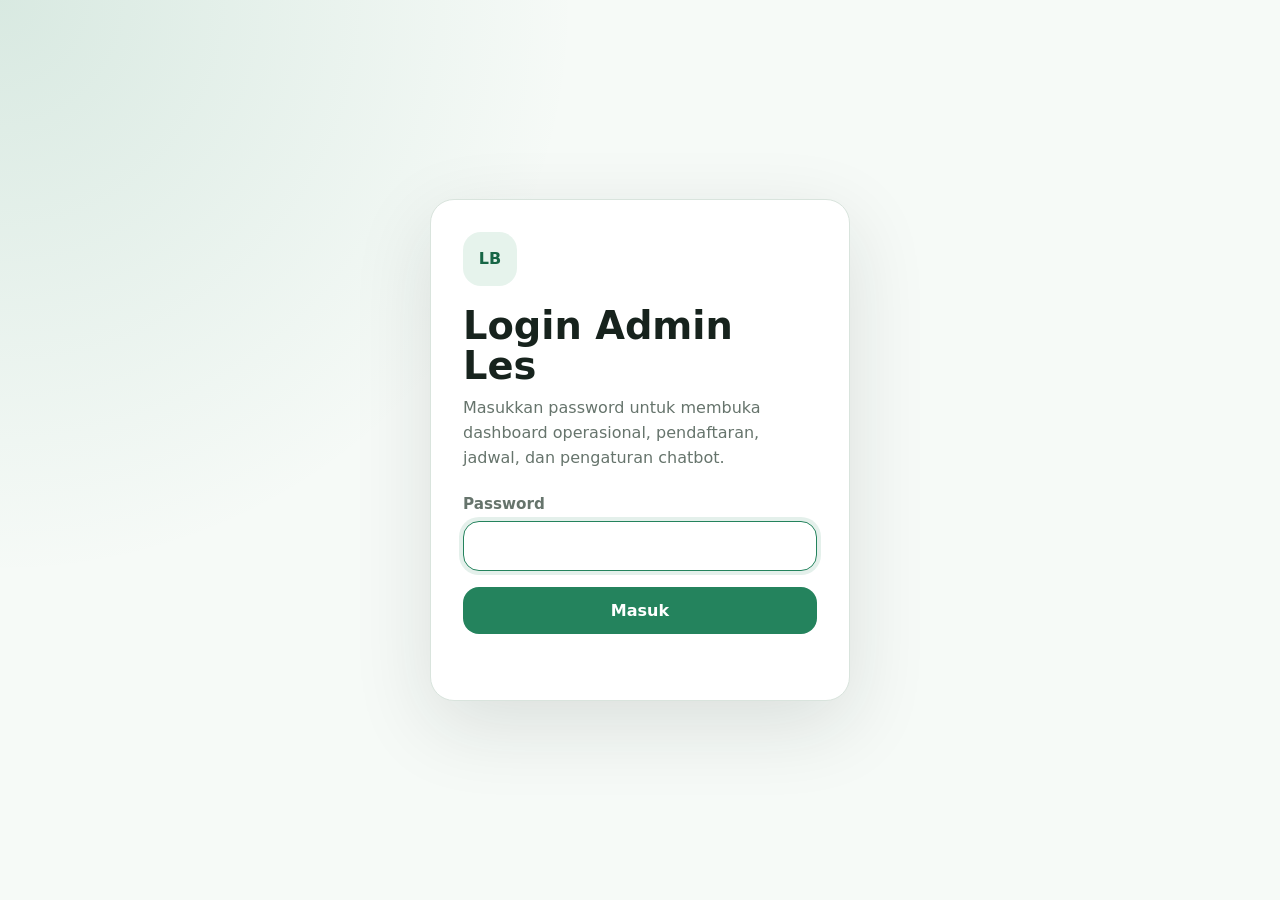
<file: frontend/provider/login.html>
<!doctype html>
<html lang="id">
  <head>
    <meta charset="utf-8" />
    <meta name="viewport" content="width=device-width, initial-scale=1" />
    <title>Login Admin Les</title>
    <style>
      :root {
        color-scheme: light;
        --bg: #f6faf7;
        --card: #ffffff;
        --text: #17231d;
        --muted: #66746c;
        --primary: #24835d;
        --primary-dark: #176646;
        --danger: #a94442;
        --border: #d9e4dd;
        font-family:
          Inter, ui-sans-serif, system-ui, -apple-system, BlinkMacSystemFont, "Segoe UI", sans-serif;
      }

      * {
        box-sizing: border-box;
      }

      body {
        min-height: 100vh;
        margin: 0;
        display: grid;
        place-items: center;
        background:
          radial-gradient(circle at top left, rgba(36, 131, 93, 0.14), transparent 36rem),
          var(--bg);
        color: var(--text);
      }

      main {
        width: min(92vw, 420px);
        background: var(--card);
        border: 1px solid var(--border);
        border-radius: 24px;
        box-shadow: 0 24px 80px rgba(23, 35, 29, 0.12);
        padding: 32px;
      }

      .brand {
        width: 54px;
        height: 54px;
        display: grid;
        place-items: center;
        border-radius: 18px;
        background: #e6f3ec;
        color: var(--primary-dark);
        font-weight: 800;
        margin-bottom: 20px;
      }

      h1 {
        font-size: clamp(1.8rem, 6vw, 2.4rem);
        line-height: 1.05;
        margin: 0 0 10px;
      }

      p {
        color: var(--muted);
        line-height: 1.55;
        margin: 0 0 24px;
      }

      label {
        display: grid;
        gap: 8px;
        color: var(--muted);
        font-size: 0.95rem;
        font-weight: 700;
      }

      input {
        width: 100%;
        border: 1px solid var(--border);
        border-radius: 16px;
        color: var(--text);
        font: inherit;
        font-size: 1.1rem;
        outline: none;
        padding: 14px 16px;
      }

      input:focus {
        border-color: var(--primary);
        box-shadow: 0 0 0 4px rgba(36, 131, 93, 0.12);
      }

      button {
        width: 100%;
        border: none;
        border-radius: 16px;
        background: var(--primary);
        color: #fff;
        cursor: pointer;
        font: inherit;
        font-weight: 800;
        margin-top: 16px;
        padding: 14px 18px;
      }

      button:hover {
        background: var(--primary-dark);
      }

      button:disabled {
        cursor: wait;
        opacity: 0.72;
      }

      .error {
        color: var(--danger);
        min-height: 1.3em;
        margin-top: 14px;
        font-weight: 700;
      }
    </style>
  </head>
  <body>
    <main>
      <div class="brand">LB</div>
      <h1>Login Admin Les</h1>
      <p>Masukkan password untuk membuka dashboard operasional, pendaftaran, jadwal, dan pengaturan chatbot.</p>

      <form id="loginForm">
        <label for="passwordInput">
          Password
          <input id="passwordInput" type="password" autocomplete="current-password" required autofocus />
        </label>
        <button id="submitButton" type="submit">Masuk</button>
        <div class="error" id="errorMessage" role="alert"></div>
      </form>
    </main>

    <script>
      const form = document.getElementById("loginForm");
      const passwordInput = document.getElementById("passwordInput");
      const submitButton = document.getElementById("submitButton");
      const errorMessage = document.getElementById("errorMessage");

      form.addEventListener("submit", async (event) => {
        event.preventDefault();
        errorMessage.textContent = "";
        submitButton.disabled = true;
        submitButton.textContent = "Memeriksa...";

        try {
          const response = await fetch("/api/client/login", {
            method: "POST",
            headers: { "Content-Type": "application/json" },
            body: JSON.stringify({ password: passwordInput.value }),
          });
          const payload = await response.json();
          if (!response.ok) {
            throw new Error(payload.error || "Login gagal.");
          }

          const params = new URLSearchParams(window.location.search);
          const next = safeNextPath(params.get("next") || "/");
          window.location.href = next;
        } catch (error) {
          errorMessage.textContent = error.message;
        } finally {
          submitButton.disabled = false;
          submitButton.textContent = "Masuk";
        }
      });

      function safeNextPath(next) {
        if (next && next.startsWith("/") && !next.startsWith("//")) {
          return next;
        }
        return "/";
      }
    </script>
  </body>
</html>
</file>
